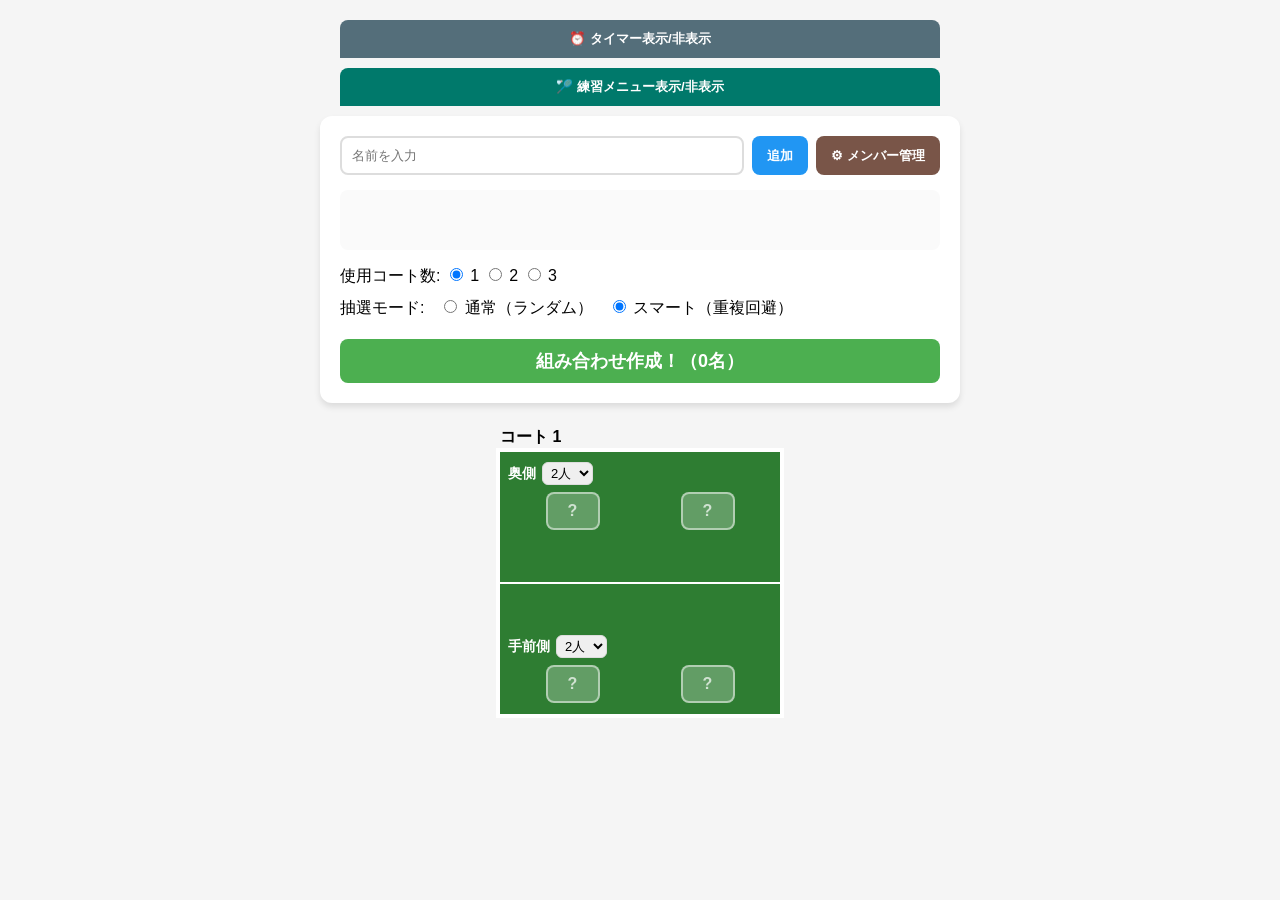
<file: index.html>
<!DOCTYPE html>
<html lang="ja">
<head>
    <meta charset="UTF-8">
    <meta name="viewport" content="width=device-width, initial-scale=1.0">
    <title>Badminton Teamizer</title>
    <link rel="stylesheet" href="main.css?v=20261011">
</head>
<body>

    <div class="menu-container">
        <button class="btn-menu" onclick="toggleTimerView()">⏰ タイマー表示/非表示</button>
        <div id="timerSection" class="timer-section" style="display: none;">
            <div id="timerDisplay" class="timer-display">01:00</div>
            <div class="timer-options">
                <label><input type="radio" name="timePreset" value="60" checked onchange="updateTimerSetting()"> 1分</label>
                <label><input type="radio" name="timePreset" value="180" onchange="updateTimerSetting()"> 3分</label>
                <label><input type="radio" name="timePreset" value="300" onchange="updateTimerSetting()"> 5分</label>
                <label><input type="radio" name="timePreset" value="custom" onchange="updateTimerSetting()"> カスタム</label>
                <input type="number" id="customMin" value="10" min="1" max="99" oninput="updateTimerSetting()" style="display:none; width: 50px;">
            </div>
            <div class="timer-controls">
                <button id="startBtn" class="btn-start" onclick="toggleTimer()">スタート</button>
                <button class="btn-reset" onclick="resetTimer()">リセット</button>
            </div>
        </div>
    </div>

    <div class="menu-container">
        <button class="btn-menu btn-practice" onclick="toggleMenuView()">🏸 練習メニュー表示/非表示</button>
        <div id="menuSection" class="menu-section" style="display: none;">
            <div class="menu-options">
                <span>選び方:</span>
                <label><input type="radio" name="menuMode" value="theme" onchange="setMenuMode('theme')" checked> テーマで選ぶ</label>
                <label><input type="radio" name="menuMode" value="next" onchange="setMenuMode('next')"> 次のメニューから</label>
            </div>
            <div class="menu-options">
                <span>単位:</span>
                <label><input type="radio" name="menuScope" value="all" onchange="setMenuScope('all')" checked> 全体で1つ</label>
                <label><input type="radio" name="menuScope" value="court" onchange="setMenuScope('court')"> コートごと</label>
            </div>
            <div id="menuThemes" class="menu-themes"></div>
            <p id="menuNextHint" class="menu-hint"></p>
            <button class="btn-draw" onclick="drawMenu()">メニューを抽選！</button>
            <div id="menuResults"></div>
            <p class="menu-status"><span id="menuStatus"></span> <button class="btn-text" onclick="resetDrawnMenus()">今日の記録をリセット</button></p>
        </div>
    </div>

    <div class="config-section">
        <div class="input-group">
            <input type="text" id="nameInput" placeholder="名前を入力" onkeypress="if(event.key==='Enter') addMember()">
            <button class="btn-add" onclick="addMember()">追加</button>
            <button class="btn-manage" onclick="toggleManagePanel(true)">⚙ メンバー管理</button>
        </div>
        <div id="memberList" class="member-list"></div>
        <div class="court-selection">
            <span>使用コート数:</span>
            <label><input type="radio" name="courtCount" value="1" checked onchange="onCourtCountChange()"> 1</label>
            <label><input type="radio" name="courtCount" value="2" onchange="onCourtCountChange()"> 2</label>
            <label><input type="radio" name="courtCount" value="3" onchange="onCourtCountChange()"> 3</label>
        </div>
        <div class="mode-selection">
            <span>抽選モード:</span>
            <label><input type="radio" name="drawMode" value="normal"> 通常（ランダム）</label>
            <label><input type="radio" name="drawMode" value="smart" checked> スマート（重複回避）</label>
        </div>
        <button id="drawBtn" class="btn-draw" onclick="drawMatches()">組み合わせ作成！（0名）</button>
        <div id="drawError" class="error-text" style="display:none;"></div>
    </div>

    <div id="instruction" class="info-text" style="display:none;">
        <strong>入れ替えモード:</strong> メンバーをタップして選択、2人目をタップで入れ替え。
    </div>

    <div id="courtsContainer" class="courts-container"></div>

    <div class="waiting-room" id="waitingRoom" style="display:none;">
        <h3>待機メンバー</h3>
        <div id="waitingList" class="member-list"></div>
    </div>

    <div id="manageOverlay" class="overlay" style="display:none;" onclick="if(event.target === this) toggleManagePanel(false)">
        <div class="panel">
            <div class="panel-header">
                <h2>メンバー管理</h2>
                <button class="btn-close" onclick="toggleManagePanel(false)">✕</button>
            </div>
            <div class="panel-body">
                <div class="quick-actions">
                    <button class="btn-quick" onclick="openArchivePickDialog()">＋ 履歴から追加</button>
                    <button class="btn-quick" onclick="openPresetSaveDialog()">💾 プリセットに保存</button>
                </div>

                <details class="panel-section" open>
                    <summary>現在のメンバー（<span id="panelCurrentCount">0</span>名）</summary>
                    <p class="info-text">タップすると今日のメンバーから外します。</p>
                    <div id="panelCurrentList" class="member-list"></div>
                </details>

                <details class="panel-section">
                    <summary>プリセット（<span id="panelPresetCount">0</span>件）</summary>
                    <p class="info-text">保存したメンバー表の一覧です。上書き・削除はこちらから。</p>
                    <div id="presetList" class="preset-list"></div>
                </details>

                <a class="btn-page-link" href="manage.html">メンバー設定ページを開く →</a>
            </div>
        </div>
    </div>

    <dialog id="presetSaveDialog" class="mini-dialog">
        <h3>プリセットに保存</h3>
        <p class="dialog-note">現在のメンバー<strong><span id="dlgSaveCount">0</span>名</strong>を保存します。</p>
        <input type="text" id="dlgPresetName" placeholder="プリセット名（例: 水曜メンバー）" onkeypress="if(event.key==='Enter') confirmPresetSave()">
        <div class="dialog-actions">
            <button class="btn-cancel" onclick="closeDialog('presetSaveDialog')">キャンセル</button>
            <button class="btn-add" onclick="confirmPresetSave()">保存</button>
        </div>
    </dialog>

    <dialog id="archivePickDialog" class="mini-dialog">
        <h3>履歴から追加</h3>
        <p class="dialog-note">追加したい人をタップして選んでください。数字は組み合わせに入った回数です。</p>
        <div id="dlgArchiveSort"></div>
        <div id="dlgArchiveList" class="member-list"></div>
        <div class="dialog-actions">
            <button class="btn-cancel" onclick="closeDialog('archivePickDialog')">キャンセル</button>
            <button class="btn-add" onclick="confirmArchivePick()"><span id="dlgArchiveCount">0</span>名を追加</button>
        </div>
    </dialog>

    <script src="data.js?v=20261011"></script>
    <script src="script.js?v=20261011"></script>
    <script src="menu.js?v=20261011"></script>
</body>
</html>
</file>
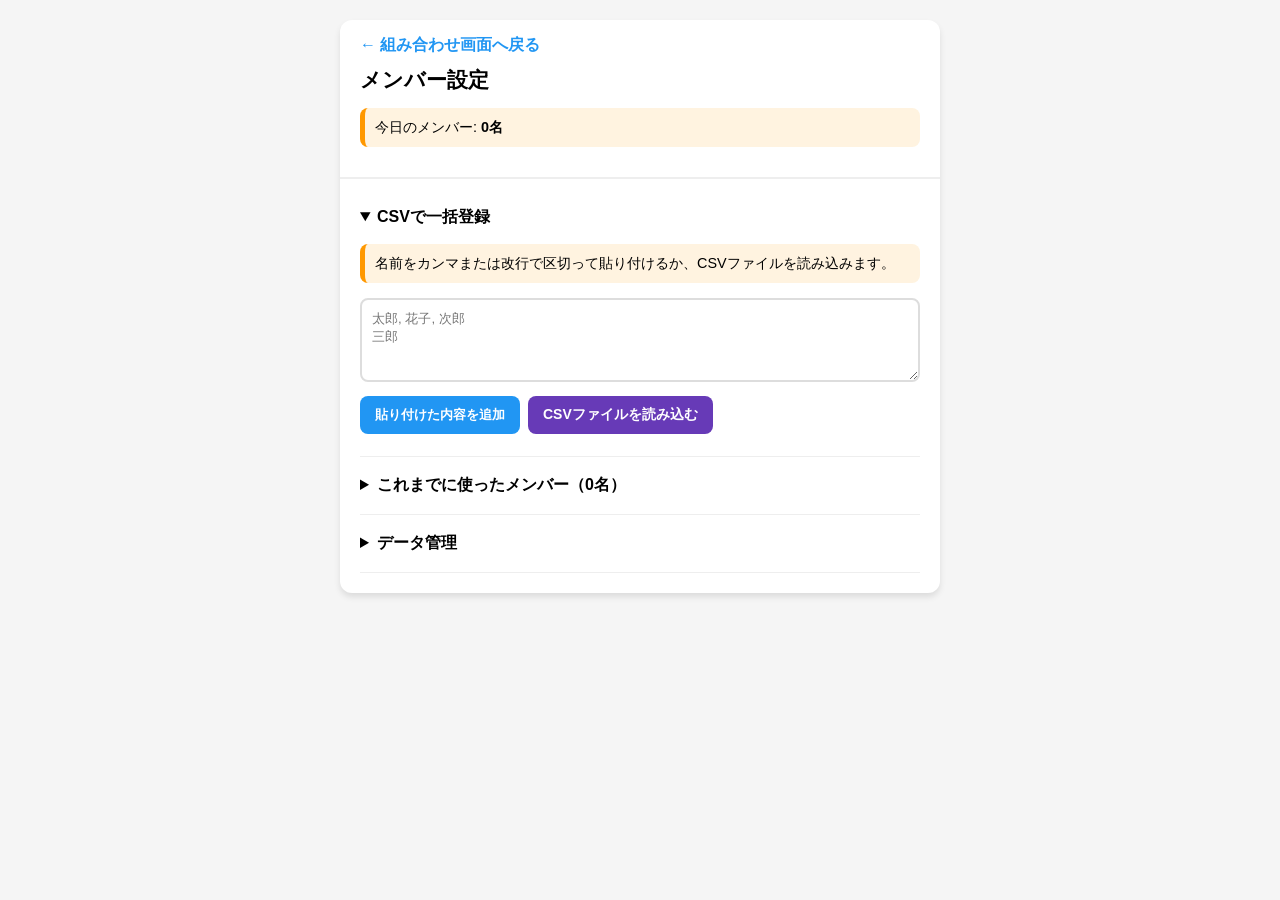
<file: manage.html>
<!DOCTYPE html>
<html lang="ja">
<head>
    <meta charset="UTF-8">
    <meta name="viewport" content="width=device-width, initial-scale=1.0">
    <title>メンバー設定 | Badminton Teamizer</title>
    <link rel="stylesheet" href="main.css?v=20261011">
</head>
<body>

    <div class="page-container">
        <div class="page-header">
            <a class="btn-back" href="index.html">← 組み合わせ画面へ戻る</a>
            <h1>メンバー設定</h1>
            <p class="info-text">今日のメンバー: <strong><span id="currentMemberCount">0</span>名</strong></p>
        </div>

        <div class="page-body">
            <details class="panel-section" open>
                <summary>CSVで一括登録</summary>
                <p class="info-text">名前をカンマまたは改行で区切って貼り付けるか、CSVファイルを読み込みます。</p>
                <textarea id="csvInput" class="csv-input" rows="4" placeholder="太郎, 花子, 次郎&#10;三郎"></textarea>
                <div class="data-actions">
                    <button class="btn-add" onclick="importMembersFromText()">貼り付けた内容を追加</button>
                    <label class="btn-apply file-label">
                        CSVファイルを読み込む
                        <input type="file" id="csvFile" accept=".csv,text/csv,text/plain" onchange="importMembersFromFile(event)">
                    </label>
                </div>
                <div id="csvResult" class="csv-result"></div>
            </details>

            <details class="panel-section">
                <summary>これまでに使ったメンバー（<span id="archiveCount">0</span>名）</summary>
                <p class="info-text">タップすると今日のメンバーに追加します。✕で履歴から削除します。数字は組み合わせに入った回数です。</p>
                <div id="archiveSort"></div>
                <div id="archiveList" class="member-list"></div>
                <button class="btn-danger" onclick="clearArchive()">今日のメンバー以外を履歴から削除</button>
            </details>

            <details class="panel-section">
                <summary>データ管理</summary>
                <p class="info-text">メンバー・プリセット・コート設定・記録をまとめて保存／復元します。</p>
                <div class="data-actions">
                    <button class="btn-add" onclick="exportData()">バックアップを書き出す</button>
                    <label class="btn-apply file-label">
                        バックアップを読み込む
                        <input type="file" id="importFile" accept="application/json,.json" onchange="importData(event)">
                    </label>
                </div>
            </details>
        </div>
    </div>

    <script src="data.js?v=20261011"></script>
    <script src="manage.js?v=20261011"></script>
</body>
</html>
</file>
<file: main.css>
:root {
    --court-green: #2e7d32;
    --court-line: #ffffff;
    --accent-color: #ff9800;
    --primary-color: #2196f3;
}

body {
    font-family: 'Helvetica Neue', Arial, "Hiragino Kaku Gothic ProN", "Hiragino Sans", Meiryo, sans-serif;
    background-color: #f5f5f5;
    margin: 0;
    padding: 20px;
    display: flex;
    flex-direction: column;
    align-items: center;
}

/* メニュー・タイマー関連 */
.menu-container {
    width: 100%;
    max-width: 600px;
    margin-bottom: 10px;
    text-align: center;
}

.btn-menu {
    background-color: #546e7a;
    color: white;
    width: 100%;
    padding: 10px;
    border-radius: 8px 8px 0 0;
}

.timer-section {
    background: #333;
    color: white;
    padding: 20px;
    border-radius: 0 0 12px 12px;
    margin-bottom: 20px;
}

.timer-display {
    font-size: 48px;
    font-family: monospace;
    color: #00e676;
    margin-bottom: 10px;
}

/* 追加: モード選択のスタイル */
.mode-selection {
    margin: 10px 0;
    display: flex;
    gap: 15px;
    align-items: center;
}

.mode-selection label {
    cursor: pointer;
}

.error-text {
    margin-top: 10px;
    padding: 10px;
    background: #ffebee;
    color: #c62828;
    border-left: 5px solid #c62828;
    border-radius: 8px;
    font-weight: bold;
}

/* 設定セクション */
.config-section {
    background: white;
    padding: 20px;
    border-radius: 12px;
    box-shadow: 0 4px 6px rgba(0,0,0,0.1);
    width: 100%;
    max-width: 600px;
    margin-bottom: 20px;
}

.input-group {
    display: flex;
    gap: 8px;
    margin-bottom: 15px;
    flex-wrap: wrap;
}

input[type="text"] {
    flex-grow: 1;
    padding: 10px;
    border: 2px solid #ddd;
    border-radius: 8px;
}

button {
    padding: 10px 15px;
    border: none;
    border-radius: 8px;
    cursor: pointer;
    font-weight: bold;
    transition: 0.2s;
}

.btn-add { background-color: var(--primary-color); color: white; }
.btn-apply { background-color: #673ab7; color: white; }
.btn-manage { background-color: #795548; color: white; }
.btn-danger { background-color: #c62828; color: white; }
.btn-draw { background-color: #4caf50; color: white; width: 100%; font-size: 18px; margin-top: 10px; }

.member-list {
    display: flex;
    flex-wrap: wrap;
    gap: 8px;
    margin: 15px 0;
    min-height: 40px;
    padding: 10px;
    background: #fafafa;
    border-radius: 8px;
}

.member-chip {
    background: white;
    padding: 8px 15px;
    border-radius: 8px;
    border: 2px solid #ddd;
    font-weight: bold;
}

.member-chip.selected {
    background: var(--accent-color);
    color: white;
    border-color: #e65100;
    animation: pulse 1s infinite;
}

@keyframes pulse {
    0% { transform: scale(1); }
    50% { transform: scale(1.05); }
    100% { transform: scale(1); }
}

/* コート表示 */
.courts-container {
    display: flex;
    flex-wrap: wrap;
    gap: 20px;
    justify-content: center;
    width: 100%;
}

.court-wrapper {
    background: var(--court-green);
    width: 280px;
    min-height: 250px;
    border: 4px solid var(--court-line);
    position: relative;
    display: flex;
    flex-direction: column;
    justify-content: space-between;
    padding: 6px 0;
    margin-top: 25px;
}

/* コートの片側（奥側 / 手前側）: 人数セレクトと選手枠 */
.court-side {
    display: flex;
    flex-direction: column;
    gap: 6px;
    padding: 4px 8px;
}

.court-side-header {
    display: flex;
    align-items: center;
    gap: 6px;
    color: var(--court-line);
    font-size: 0.85em;
    font-weight: bold;
}

.court-side-header select {
    padding: 2px 4px;
    border: 1px solid #ddd;
    border-radius: 6px;
    font-size: 13px;
}

.member-chip.empty {
    background: rgba(255,255,255,0.25);
    border-color: rgba(255,255,255,0.5);
    color: rgba(255,255,255,0.7);
    min-width: 20px;
    text-align: center;
}

.court-label {
    position: absolute;
    top: -25px;
    left: 0;
    font-weight: bold;
}

.net-line { height: 2px; background: var(--court-line); width: 100%; }
.player-slot { display: flex; flex-wrap: wrap; justify-content: space-around; gap: 6px; width: 100%; min-height: 40px; align-items: center; }

.waiting-room {
    margin-top: 30px;
    width: 100%;
    max-width: 600px;
    background: white;
    padding: 15px;
    border-radius: 12px;
}

.info-text {
    font-size: 0.9em;
    background: #fff3e0;
    padding: 10px;
    border-radius: 8px;
    border-left: 5px solid var(--accent-color);
    margin-bottom: 15px;
}
/* ==========================================
   メンバー管理パネル
   ========================================== */
.overlay {
    position: fixed;
    inset: 0;
    background: rgba(0,0,0,0.5);
    display: flex;
    justify-content: center;
    align-items: center;
    padding: 20px;
    overflow: hidden;
    z-index: 100;
}

.panel {
    background: white;
    border-radius: 12px;
    width: 100%;
    max-width: 600px;
    max-height: 100%;
    display: flex;
    flex-direction: column;
    box-shadow: 0 8px 24px rgba(0,0,0,0.3);
}

.panel-header {
    display: flex;
    align-items: center;
    justify-content: space-between;
    padding: 15px 20px;
    border-bottom: 2px solid #eee;
    background: white;
    border-radius: 12px 12px 0 0;
    flex-shrink: 0;
}

.panel-header h2 { margin: 0; font-size: 1.2em; }

.btn-close {
    background: none;
    font-size: 1.2em;
    color: #666;
    padding: 4px 10px;
}

.panel-body {
    padding: 10px 20px 20px;
    overflow-y: auto;
    -webkit-overflow-scrolling: touch;
}

.panel-section {
    border-bottom: 1px solid #eee;
    padding: 12px 0;
}

.panel-section summary {
    cursor: pointer;
    font-weight: bold;
    padding: 6px 0;
}

.panel-section .info-text { margin-top: 10px; }

.preset-list { display: flex; flex-direction: column; gap: 8px; }

.preset-row {
    display: flex;
    align-items: center;
    gap: 8px;
    flex-wrap: wrap;
    padding: 10px;
    background: #fafafa;
    border-radius: 8px;
}

.preset-name { font-weight: bold; flex-grow: 1; }
.preset-row button { padding: 6px 10px; font-size: 0.85em; }

.empty-note { color: #888; font-size: 0.9em; padding: 6px 0; }

.csv-input {
    width: 100%;
    box-sizing: border-box;
    padding: 10px;
    border: 2px solid #ddd;
    border-radius: 8px;
    font-family: inherit;
    margin-bottom: 10px;
}

.csv-result { font-size: 0.9em; margin-top: 10px; color: #2e7d32; }

.data-actions { display: flex; gap: 8px; flex-wrap: wrap; }

.file-label {
    display: inline-block;
    padding: 10px 15px;
    border-radius: 8px;
    cursor: pointer;
    font-weight: bold;
    font-size: 14px;
}

.file-label input[type="file"] { display: none; }

.archive-chip {
    display: flex;
    align-items: center;
    gap: 6px;
}

.archive-chip .chip-remove {
    background: none;
    color: #c62828;
    padding: 0 2px;
    font-size: 0.9em;
}


/* ==========================================
   メンバー設定ページ (manage.html)
   ========================================== */
.page-container {
    width: 100%;
    max-width: 600px;
    background: white;
    border-radius: 12px;
    box-shadow: 0 4px 6px rgba(0,0,0,0.1);
}

.page-header {
    padding: 15px 20px;
    border-bottom: 2px solid #eee;
}

.page-header h1 {
    font-size: 1.3em;
    margin: 10px 0 0;
}

.btn-back {
    display: inline-block;
    color: var(--primary-color);
    font-weight: bold;
    text-decoration: none;
}

.page-body { padding: 10px 20px 20px; }

.btn-page-link {
    display: block;
    margin-top: 15px;
    padding: 12px;
    background-color: #546e7a;
    color: white;
    text-align: center;
    text-decoration: none;
    border-radius: 8px;
    font-weight: bold;
}

/* ==========================================
   クイック操作と簡易ダイアログ
   ========================================== */
.quick-actions {
    display: flex;
    gap: 8px;
    flex-wrap: wrap;
    padding: 10px 0 14px;
    border-bottom: 1px solid #eee;
}

.btn-quick {
    background: #eceff1;
    color: #37474f;
    border: 2px solid #cfd8dc;
    font-size: 0.9em;
    padding: 8px 12px;
}

.mini-dialog {
    border: none;
    border-radius: 12px;
    padding: 20px;
    width: 90%;
    max-width: 420px;
    box-shadow: 0 8px 24px rgba(0,0,0,0.3);
}

.mini-dialog::backdrop { background: rgba(0,0,0,0.5); }

.mini-dialog h3 { margin: 0 0 6px; }

.dialog-note {
    margin: 0 0 12px;
    font-size: 0.9em;
    color: #666;
}

.mini-dialog input[type="text"] {
    width: 100%;
    box-sizing: border-box;
    margin-bottom: 15px;
}

.dialog-list {
    display: flex;
    flex-direction: column;
    gap: 8px;
    max-height: 50vh;
    overflow-y: auto;
    margin-bottom: 15px;
}

.dialog-row {
    display: flex;
    align-items: center;
    justify-content: space-between;
    gap: 10px;
    width: 100%;
    padding: 12px;
    background: #fafafa;
    border: 2px solid #ddd;
    text-align: left;
}

.dialog-row-sub { color: #666; font-weight: normal; font-size: 0.9em; }

.mini-dialog .member-list { max-height: 50vh; overflow-y: auto; }

.member-chip.picked {
    background: var(--primary-color);
    color: white;
    border-color: #1565c0;
}

.dialog-actions {
    display: flex;
    justify-content: flex-end;
    gap: 8px;
    flex-wrap: wrap;
}

.btn-cancel { background: #eceff1; color: #37474f; }

/* 並び順の切り替えと、チップ内の回数表示 */
.sort-control {
    display: flex;
    align-items: center;
    gap: 6px;
    margin: 10px 0;
    font-size: 0.9em;
    color: #666;
}

.sort-control select {
    padding: 4px 8px;
    border: 2px solid #ddd;
    border-radius: 6px;
    font-size: 14px;
}

.member-chip .chip-count {
    margin-left: 6px;
    padding: 1px 6px;
    background: #eceff1;
    color: #546e7a;
    border-radius: 10px;
    font-size: 0.8em;
}

.member-chip.picked .chip-count {
    background: rgba(255,255,255,0.3);
    color: white;
}

.import-notice {
    display: block;
    margin-bottom: 10px;
    padding: 8px 12px;
    border-radius: 8px;
    background: #e6f4f1;
    color: #0f766e;
    font-weight: bold;
}

/* ==========================================
   練習メニュー
   ========================================== */
.menu-container { width: 100%; max-width: 600px; margin-bottom: 10px; }
.btn-practice { background-color: #00796b; }
.menu-section { background: white; padding: 15px; border-radius: 0 0 12px 12px; box-shadow: 0 2px 6px rgba(0,0,0,0.08); }
.menu-options { display: flex; flex-wrap: wrap; gap: 12px; align-items: center; margin-bottom: 8px; font-size: 0.95em; }
.menu-options label { cursor: pointer; }
.menu-themes { display: flex; flex-wrap: wrap; gap: 6px; margin: 6px 0; }
.theme-chip { padding: 4px 10px; border-radius: 16px; border: 1px solid #b2dfdb; background: white; color: #00796b; font-size: 0.85em; }
.theme-chip.on { background: #00796b; color: white; border-color: #00796b; }
.menu-hint { font-size: 0.8em; color: #777; margin: 4px 0; }
.menu-card { border: 1px solid #e0e0e0; border-radius: 10px; padding: 12px; margin-top: 10px; text-align: left; }
.menu-card-label { font-size: 0.75em; color: #00796b; font-weight: bold; }
.menu-name { margin: 2px 0 4px; font-size: 1.2em; }
.menu-meta { font-size: 0.8em; color: #777; margin: 0 0 6px; }
.menu-summary { margin: 0 0 6px; }
.menu-notes-title { font-weight: bold; font-size: 0.9em; margin: 10px 0 4px; }
.menu-notes { display: flex; flex-direction: column; gap: 8px; }
.menu-note-cell { border: 1px solid #e0e0e0; border-radius: 8px; padding: 8px; }
.menu-note { white-space: pre-wrap; font-size: 0.9em; margin: 0; }
.menu-note-link { display: block; margin: 4px 0; font-size: 0.9em; color: #00796b; word-break: break-all; }
.menu-note-link.youtube { color: #d32f2f; }
.menu-note-link.instagram { color: #c2185b; }
.menu-actions { display: flex; flex-wrap: wrap; gap: 10px; align-items: center; margin-top: 8px; }
.menu-link { font-size: 0.85em; color: #00796b; }
.menu-error { color: #d32f2f; margin: 4px 0; }
.menu-status { font-size: 0.75em; color: #999; margin: 10px 0 0; }
.btn-text { background: none; border: none; color: #00796b; text-decoration: underline; font-size: 1em; padding: 0; cursor: pointer; }
.menu-video { margin: 6px 0; }
.video-thumb { position: relative; display: block; width: 100%; padding: 0; border: none; border-radius: 8px; overflow: hidden; background: #000; cursor: pointer; aspect-ratio: 16 / 9; }
.video-thumb img { width: 100%; height: 100%; object-fit: cover; display: block; opacity: 0.85; }
.video-play { position: absolute; inset: 0; display: flex; align-items: center; justify-content: center; font-size: 42px; color: white; text-shadow: 0 2px 8px rgba(0,0,0,0.6); }
.video-frame { width: 100%; aspect-ratio: 16 / 9; border: 0; border-radius: 8px; }
.instagram-frame { width: 100%; height: 640px; border: 0; border-radius: 8px; background: white; }
.video-open { width: 100%; }
</file>
